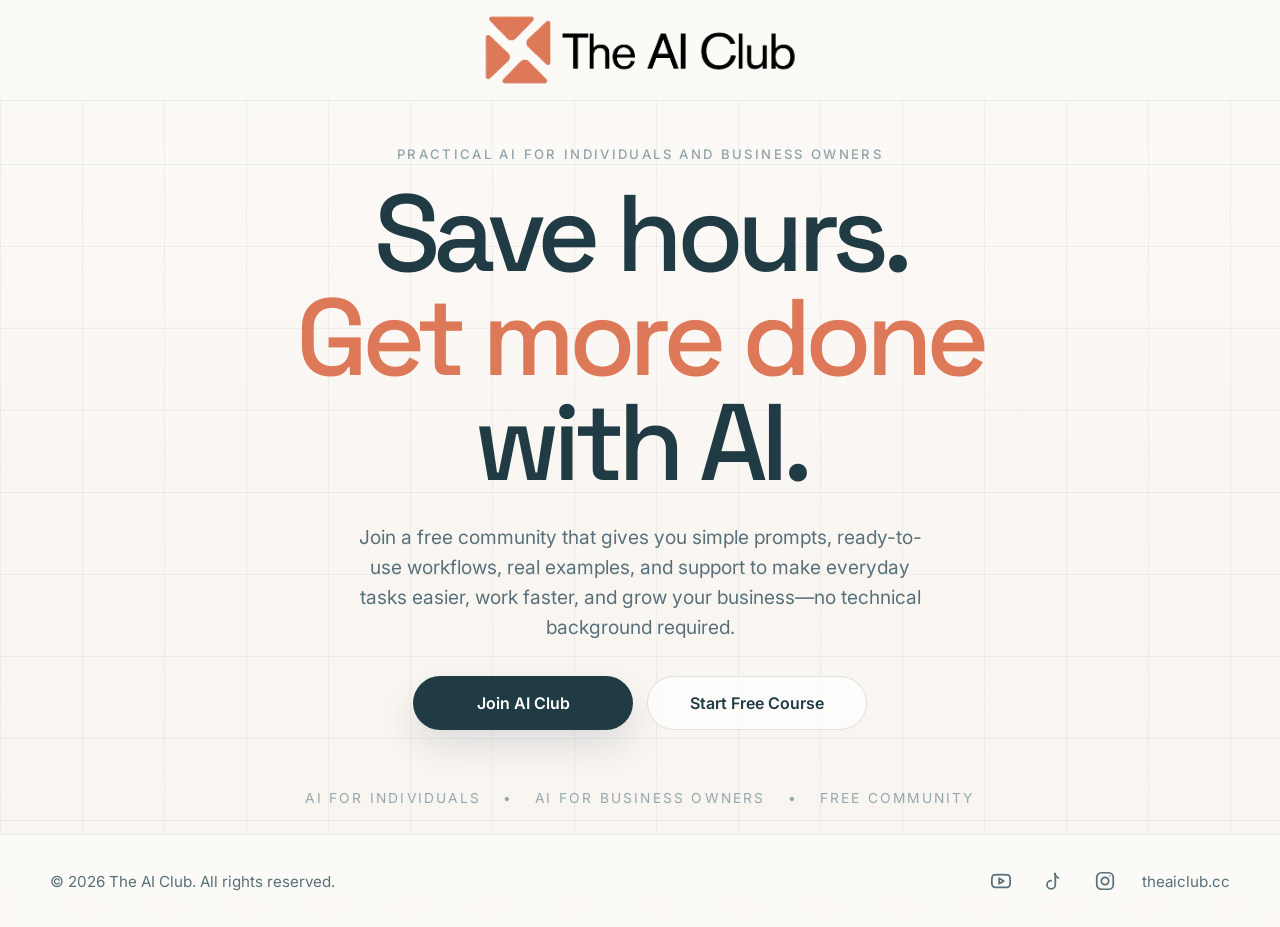
<file: index.html>
<!DOCTYPE html>
<html lang="en">
<head>
  <meta charset="UTF-8" />
  <meta name="viewport" content="width=device-width, initial-scale=1.0" />
  <title>Practical AI for Individuals & Business Owners | AI Club</title>
  <meta name="description" content="AI Club is a free community for individuals and business owners who want to use AI in everyday life and work. Get practical tools, prompts, workflows, and examples." />
  <meta name="robots" content="index,follow" />
  <link rel="canonical" href="https://www.theaiclub.cc/" />
  <link rel="icon" type="image/png" href="/assets/favicon.png" />
  <meta property="og:title" content="Practical AI for Individuals & Business Owners | AI Club" />
  <meta property="og:description" content="A free community for learning practical ways to use AI in everyday life, work, and business." />
  <meta property="og:type" content="website" />
  <meta property="og:url" content="https://www.theaiclub.cc/" />
  <meta property="og:image" content="https://www.theaiclub.cc/assets/aiclub-logo-transparent.png" />
  <meta name="twitter:card" content="summary_large_image" />
  <meta name="twitter:title" content="Practical AI for Individuals & Business Owners | AI Club" />
  <meta name="twitter:description" content="Learn practical ways to use AI in everyday life, work, and business." />
  <meta name="twitter:image" content="https://www.theaiclub.cc/assets/aiclub-logo-transparent.png" />
  <link rel="preconnect" href="https://fonts.googleapis.com">
  <link rel="preconnect" href="https://fonts.gstatic.com" crossorigin>
  <link href="https://fonts.googleapis.com/css2?family=Inter:wght@400;500;600;700;800&family=Space+Grotesk:wght@500;700&display=swap" rel="stylesheet">
  <script type="application/ld+json">
  {
    "@context": "https://schema.org",
    "@graph": [
      {
        "@type": "Organization",
        "name": "AI Club",
        "url": "https://www.theaiclub.cc/",
        "logo": "https://www.theaiclub.cc/assets/aiclub-logo-transparent.png",
        "description": "AI Club is a free community for individuals and business owners learning practical ways to use AI in everyday life, work, and business.",
        "email": "hello@theaiclub.cc",
        "sameAs": []
      },
      {
        "@type": "WebSite",
        "name": "AI Club",
        "url": "https://www.theaiclub.cc/",
        "description": "Learn practical ways to use AI in everyday life, work, and business through a free community."
      }
    ]
  }
  </script>
  <style>
    :root {
      --bg: #f8f4ef;
      --text: #203b43;
      --muted: #57707a;
      --accent: #DD7958;
      --accent-soft: rgba(221,121,88,0.16);
      --line: rgba(32,59,67,0.06);
      --max: 1180px;
    }
    * { box-sizing: border-box; }
    body {
      margin: 0;
      color: var(--text);
      font-family: 'Inter', -apple-system, sans-serif;
      background:
        linear-gradient(var(--line) 1px, transparent 1px),
        linear-gradient(90deg, var(--line) 1px, transparent 1px),
        linear-gradient(180deg, #fcfaf7 0%, #f8f4ef 100%);
      background-size: 82px 82px, 82px 82px, auto;
      -webkit-font-smoothing: antialiased;
    }
    a { color: inherit; text-decoration: none; }
    .container { width: min(var(--max), calc(100% - 40px)); margin: 0 auto; }
    .topbar { border-bottom: 1px solid rgba(32,59,67,0.08); background: rgba(252,250,247,0.92); backdrop-filter: blur(8px); }
    .topbar-inner { min-height: 100px; display: flex; align-items: center; justify-content: center; }
    .brand { display: inline-flex; align-items: center; justify-content: center; }
    .brand-logo { display: block; width: min(320px, 42vw); height: auto; }
    .hero { min-height: calc(100vh - 84px - 92px); display: flex; align-items: center; padding: 42px 0 28px; }
    .hero-inner { max-width: 980px; margin: 0 auto; text-align: center; }
    .eyebrow { display: inline-block; font-size: 0.82rem; font-weight: 500; letter-spacing: 0.18em; text-transform: uppercase; color: #91a3ab; margin-bottom: 20px; }
    h1 { margin: 0 auto; max-width: 11.5ch; font-family: 'Space Grotesk', -apple-system, sans-serif; font-size: clamp(4rem, 8.5vw, 7.2rem); line-height: 0.96; letter-spacing: -0.06em; font-weight: 500; }
    .accent { color: var(--accent); white-space: nowrap; }
    .hero-copy { max-width: 48ch; margin: 28px auto 0; color: var(--muted); font-size: clamp(1.1rem, 1.5vw, 1.25rem); line-height: 1.55; }
    .hero-actions { display: flex; justify-content: center; gap: 14px; flex-wrap: wrap; margin-top: 34px; }
    .btn { display: inline-flex; align-items: center; justify-content: center; min-width: 220px; border-radius: 999px; padding: 16px 28px; font-size: 1rem; font-weight: 600; transition: transform .18s ease, background .18s ease; border: 0; cursor: pointer; }
    .btn-primary { background: var(--text); color: #fff; box-shadow: 0 16px 32px rgba(32,59,67,0.12); }
    .btn-primary:hover { background: #152d34; transform: translateY(-2px); }
    .btn-secondary { background: rgba(255,255,255,0.72); color: var(--text); border: 1px solid rgba(32,59,67,0.14); box-shadow: none; }
    .btn-secondary:hover { border-color: var(--accent); color: var(--accent); transform: translateY(-2px); }
    .hero-meta { display: flex; justify-content: center; gap: 22px; flex-wrap: wrap; margin-top: 60px; color: #96a8af; font-size: 0.86rem; letter-spacing: 0.16em; text-transform: uppercase; }
    .hero-meta span::after { content: '•'; margin-left: 22px; }
    .hero-meta span:last-child::after { content: ''; margin: 0; }
    .footer { border-top: 1px solid rgba(32,59,67,0.08); background: rgba(252,250,247,0.92); backdrop-filter: blur(8px); }
    .footer-row { min-height: 92px; display: grid; grid-template-columns: 1fr auto auto; gap: 18px; align-items: center; }
    .footer-copy, .footer-email { color: var(--muted); font-size: 0.95rem; }
    .footer-socials { display: flex; align-items: center; gap: 14px; }
    .footer-socials a { width: 38px; height: 38px; display: inline-flex; align-items: center; justify-content: center; border-radius: 999px; color: var(--muted); transition: color .18s ease, background .18s ease, transform .18s ease; }
    .footer-socials a:hover { color: var(--accent); background: rgba(221,121,88,0.08); transform: translateY(-1px); }
    .footer-socials svg { width: 22px; height: 22px; display: block; }
    @media (max-width: 720px) {
      body { overflow-x: hidden; background-size: 56px 56px, 56px 56px, auto; }
      .container { width: min(var(--max), calc(100% - 24px)); }
      .hero { min-height: auto; padding: 34px 0 20px; }
      h1 { max-width: 9ch; font-size: clamp(2.75rem, 12.5vw, 4rem); }
      .accent { white-space: normal; }
      .hero-copy { max-width: 28ch; }
      .hero-actions { flex-direction: column; }
      .btn { width: 100%; min-width: 0; }
      .hero-meta { gap: 10px 18px; margin-top: 40px; }
      .hero-meta span::after { display: none; }
      .footer-row { grid-template-columns: 1fr; align-items: flex-start; padding: 20px 0; }
    }
  </style>
</head>
<body>
  <header class="topbar">
    <div class="container topbar-inner">
      <div class="brand" aria-label="AI Club logo">
        <img class="brand-logo" src="/assets/aiclub-logo.png" alt="AI Club logo" />
      </div>
    </div>
  </header>

  <main>
    <section class="hero" id="top">
      <div class="container hero-inner">
        <div class="eyebrow">Practical AI for individuals and business owners</div>
        <h1>Save hours. <span class="accent">Get more done</span> with AI.</h1>
        <p class="hero-copy">Join a free community that gives you simple prompts, ready-to-use workflows, real examples, and support to make everyday tasks easier, work faster, and grow your business—no technical background required.</p>
        <div class="hero-actions" aria-label="Primary call to action">
          <a class="btn btn-primary" href="/signup.html">Join AI Club</a>
          <a class="btn btn-secondary" href="/course.html">Start Free Course</a>
        </div>
        <div class="hero-meta" aria-label="Key site benefits">
          <span>AI for individuals</span>
          <span>AI for business owners</span>
          <span>Free Community</span>
        </div>
      </div>
    </section>
  </main>

  <footer class="footer">
    <div class="container footer-row">
      <div class="footer-copy">© 2026 The AI Club. All rights reserved.</div>
      <div class="footer-socials" aria-label="Social links">
        <a href="#" aria-label="YouTube"><svg viewBox="0 0 24 24" fill="none" stroke="currentColor" stroke-width="1.9" stroke-linecap="round" stroke-linejoin="round"><path d="M22 12s0-3.1-.4-4.6a2.9 2.9 0 0 0-2-2C18.1 5 12 5 12 5s-6.1 0-7.6.4a2.9 2.9 0 0 0-2 2C2 8.9 2 12 2 12s0 3.1.4 4.6a2.9 2.9 0 0 0 2 2C5.9 19 12 19 12 19s6.1 0 7.6-.4a2.9 2.9 0 0 0 2-2C22 15.1 22 12 22 12Z"/><path d="m10 15 5-3-5-3z"/></svg></a>
        <a href="#" aria-label="TikTok"><svg viewBox="0 0 24 24" fill="none" stroke="currentColor" stroke-width="1.9" stroke-linecap="round" stroke-linejoin="round"><path d="M14 4c.3 2.1 1.6 4 4 4.7"/><path d="M10 11.5a4.5 4.5 0 1 0 4.5 4.5V4"/></svg></a>
        <a href="#" aria-label="Instagram"><svg viewBox="0 0 24 24" fill="none" stroke="currentColor" stroke-width="1.9" stroke-linecap="round" stroke-linejoin="round"><rect x="3" y="3" width="18" height="18" rx="5"/><circle cx="12" cy="12" r="4"/><circle cx="17.5" cy="6.5" r=".75" fill="currentColor" stroke="none"/></svg></a>

      </div>
      <a class="footer-email" href="https://www.theaiclub.cc">theaiclub.cc</a>
    </div>
  </footer>
</body>
</html>
</file>
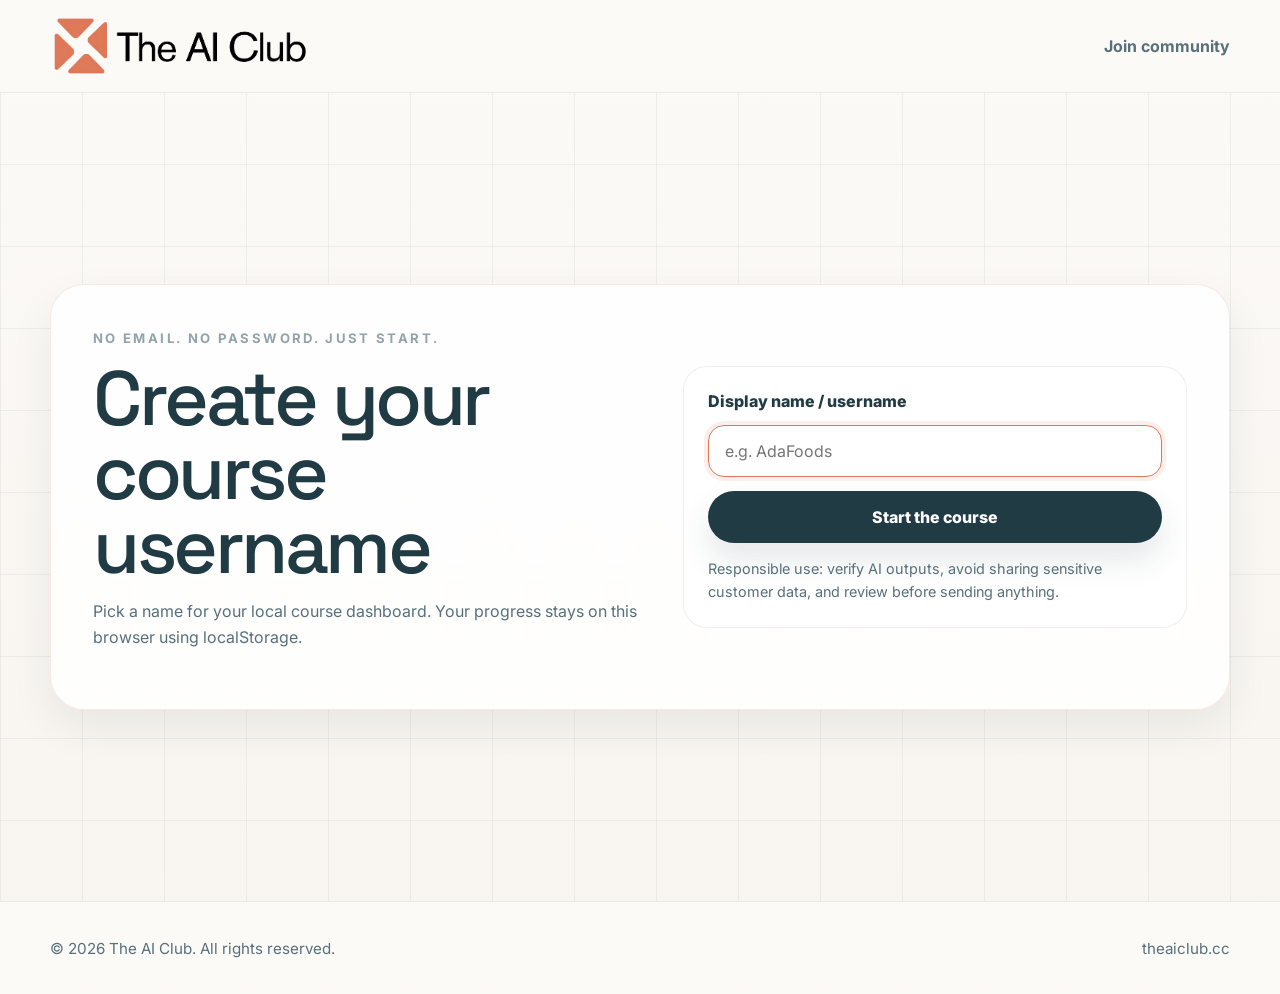
<file: course.html>
<!DOCTYPE html>
<html lang="en">
<head>
  <meta charset="UTF-8" />
  <meta name="viewport" content="width=device-width, initial-scale=1.0" />
  <title>AI Club Starter Course | The AI Club</title>
  <meta name="description" content="A 6-week self-paced starter course for small business owners to use AI to save time, market better, and grow their business." />
  <meta name="robots" content="index,follow" />
  <link rel="canonical" href="https://www.theaiclub.cc/course.html" />
  <link rel="icon" type="image/png" href="/assets/favicon.png" />
  <meta property="og:title" content="AI Club Starter Course" />
  <meta property="og:description" content="Use AI to save time, market better, and grow your business. No email, password, or backend account required." />
  <meta property="og:type" content="website" />
  <meta property="og:url" content="https://www.theaiclub.cc/course.html" />
  <meta property="og:image" content="https://www.theaiclub.cc/assets/aiclub-logo-transparent.png" />
  <link rel="preconnect" href="https://fonts.googleapis.com">
  <link rel="preconnect" href="https://fonts.gstatic.com" crossorigin>
  <link href="https://fonts.googleapis.com/css2?family=Inter:wght@400;500;600;700;800&family=Space+Grotesk:wght@500;700&display=swap" rel="stylesheet">
  <link rel="stylesheet" href="/course.css" />
</head>
<body>
  <header class="topbar">
    <div class="container topbar-inner">
      <a class="brand" href="/" aria-label="AI Club home">
        <img class="brand-logo" src="/assets/aiclub-logo.png" alt="AI Club logo" />
      </a>
      <nav class="topnav" aria-label="Course navigation">
        <a href="/signup.html">Join community</a>
        <button class="link-button" id="changeUserBtn" type="button" hidden>Change username</button>
      </nav>
    </div>
  </header>

  <main>
    <section class="setup-screen" id="setupScreen" hidden>
      <div class="container setup-card">
        <div>
          <div class="eyebrow">No email. No password. Just start.</div>
          <h1>Create your course username</h1>
          <p>Pick a name for your local course dashboard. Your progress stays on this browser using localStorage.</p>
        </div>
        <form class="username-form" id="usernameForm">
          <label for="usernameInput">Display name / username</label>
          <input id="usernameInput" name="username" type="text" minlength="2" maxlength="32" placeholder="e.g. AdaFoods" autocomplete="nickname" required />
          <button class="btn btn-primary" type="submit">Start the course</button>
          <p class="microcopy">Responsible use: verify AI outputs, avoid sharing sensitive customer data, and review before sending anything.</p>
        </form>
      </div>
    </section>

    <section class="course-shell" id="courseApp" hidden>
      <div class="container">
        <section class="course-hero">
          <div class="hero-copy-block">
            <div class="eyebrow">6 weeks self-paced · 60–90 mins/week</div>
            <h1>AI Club Starter Course: <span>Use AI to Save Time, Market Better, and Grow Your Business</span></h1>
            <p>For small business owners, future owners, and operators. Final outcome: build one working AI workflow for your business.</p>
            <div class="hero-actions">
              <button class="btn btn-primary" id="continueBtn" type="button">Continue course</button>
              <button class="btn btn-secondary" id="resetProgressBtn" type="button">Reset progress</button>
            </div>
          </div>
          <aside class="progress-card" aria-live="polite">
            <p class="welcome" id="welcomeText">Welcome back</p>
            <div class="progress-number"><span id="progressPercent">0</span>%</div>
            <div class="progress-track" aria-label="Course progress"><div id="progressBar"></div></div>
            <p id="progressSummary">0 of 6 modules complete</p>
          </aside>
        </section>

        <section class="reminder-strip" aria-label="Responsible AI reminders">
          <strong>Responsible AI reminders:</strong>
          <span>Verify AI outputs.</span>
          <span>Do not paste sensitive customer or payment data.</span>
          <span>Human review before sending.</span>
        </section>

        <section class="completion-card" id="completionCard" hidden>
          <div class="certificate-mark">✓</div>
          <div>
            <p class="eyebrow">Certificate-style completion</p>
            <h2>Congratulations, <span id="certificateName"></span>.</h2>
            <p>You completed the AI Club Starter Course and built the foundation for your AI Business System.</p>
          </div>
        </section>

        <div class="content-grid">
          <aside class="module-list" aria-label="Course modules">
            <div class="module-list-header">
              <h2>Modules</h2>
              <p>Mark each module complete after finishing the lessons and assignment.</p>
            </div>
            <div id="moduleNav"></div>
          </aside>

          <section class="lesson-player" id="lessonPlayer" aria-live="polite">
            <div class="player-empty">Loading course...</div>
          </section>
        </div>
      </div>
    </section>
  </main>

  <footer class="footer">
    <div class="container footer-row">
      <div class="footer-copy">© 2026 The AI Club. All rights reserved.</div>
      <a class="footer-email" href="/">theaiclub.cc</a>
    </div>
  </footer>

  <script src="/course.js"></script>
</body>
</html>
</file>
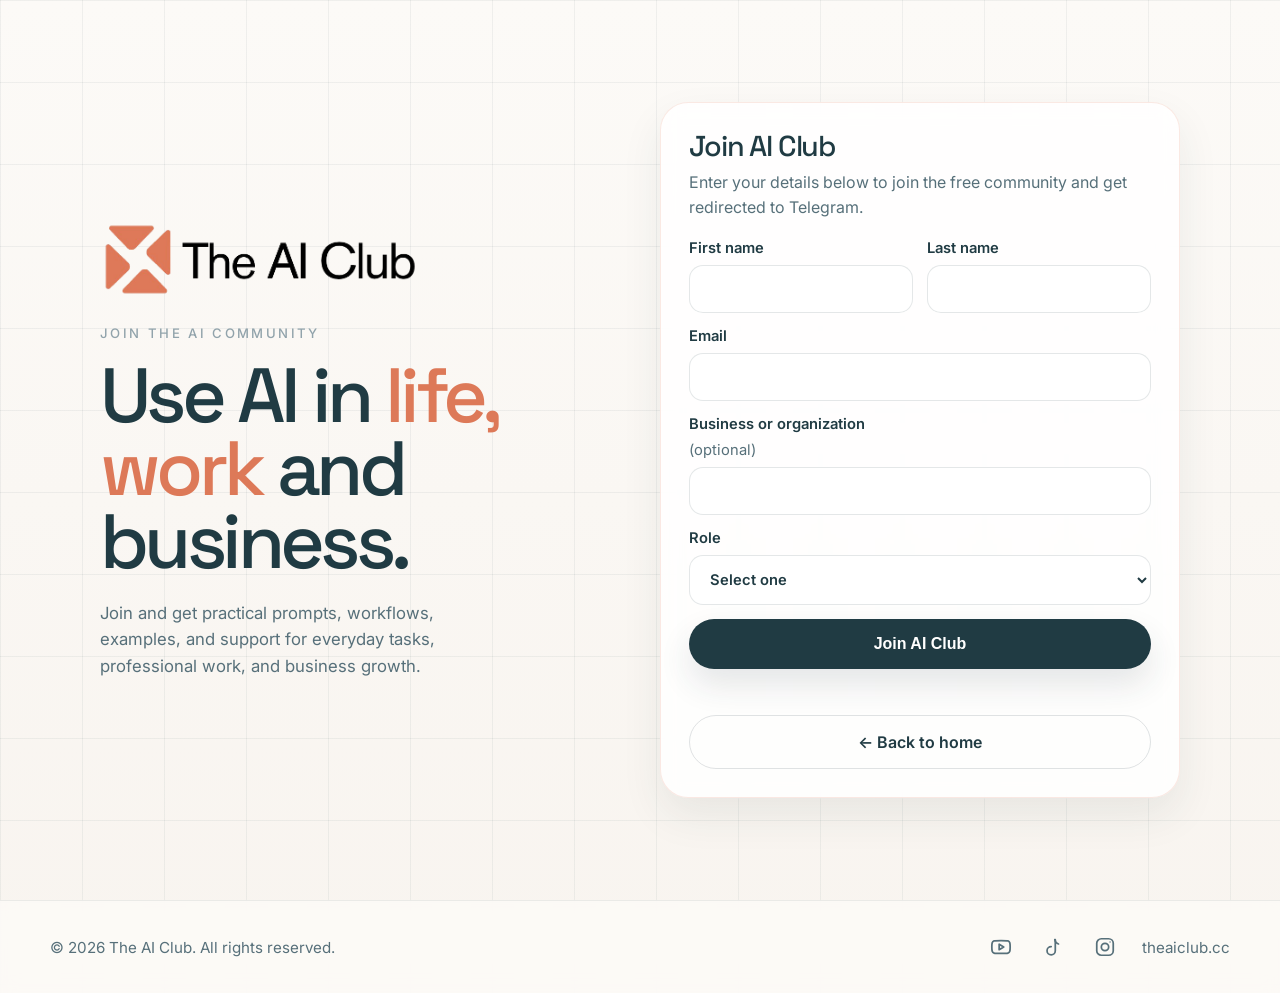
<file: signup.html>
<!DOCTYPE html>
<html lang="en">
<head>
  <meta charset="UTF-8" />
  <meta name="viewport" content="width=device-width, initial-scale=1.0" />
  <title>Join AI Club | AI for Individuals & Business Owners</title>
  <meta name="description" content="Join AI Club, a free community for individuals and business owners learning practical ways to use AI in everyday life, work, and business." />
  <meta name="robots" content="index,follow" />
  <link rel="canonical" href="https://www.theaiclub.cc/signup.html" />
  <link rel="icon" type="image/png" href="/assets/favicon.png" />
  <meta property="og:title" content="Join AI Club | AI for Individuals & Business Owners" />
  <meta property="og:description" content="Join the free AI Club community and learn practical ways to use AI in everyday life, work, and business." />
  <meta property="og:type" content="website" />
  <meta property="og:url" content="https://www.theaiclub.cc/signup.html" />
  <meta property="og:image" content="https://www.theaiclub.cc/assets/aiclub-logo-transparent.png" />
  <meta name="twitter:card" content="summary_large_image" />
  <meta name="twitter:title" content="Join AI Club" />
  <meta name="twitter:description" content="Join a free AI community for individuals and business owners." />
  <meta name="twitter:image" content="https://www.theaiclub.cc/assets/aiclub-logo-transparent.png" />
  <link rel="preconnect" href="https://fonts.googleapis.com">
  <link rel="preconnect" href="https://fonts.gstatic.com" crossorigin>
  <link href="https://fonts.googleapis.com/css2?family=Inter:wght@400;500;600;700;800&family=Space+Grotesk:wght@500;700&display=swap" rel="stylesheet">
  <script type="application/ld+json">
  {
    "@context": "https://schema.org",
    "@type": "Organization",
    "name": "AI Club",
    "url": "https://www.theaiclub.cc/",
    "logo": "https://www.theaiclub.cc/assets/aiclub-logo-transparent.png",
    "description": "AI Club is a free community for individuals and business owners learning practical ways to use AI in everyday life, work, and business.",
    "email": "hello@theaiclub.cc",
    "sameAs": []
  }
  </script>
  <style>
    :root {
      --bg: #f8f4ef;
      --surface: rgba(255,255,255,0.86);
      --border: rgba(221,121,88,0.16);
      --text: #203b43;
      --muted: #57707a;
      --accent: #DD7958;
      --accent-soft: rgba(221,121,88,0.16);
      --line: rgba(32,59,67,0.06);
      --max: 1180px;
    }
    * { box-sizing: border-box; }
    body {
      margin: 0;
      color: var(--text);
      font-family: 'Inter', -apple-system, sans-serif;
      background:
        linear-gradient(var(--line) 1px, transparent 1px),
        linear-gradient(90deg, var(--line) 1px, transparent 1px),
        linear-gradient(180deg, #fcfaf7 0%, #f8f4ef 100%);
      background-size: 82px 82px, 82px 82px, auto;
      -webkit-font-smoothing: antialiased;
    }
    a { color: inherit; text-decoration: none; }
    .container { width: min(var(--max), calc(100% - 40px)); margin: 0 auto; }
    .page {
      min-height: 100vh;
      display: grid;
      place-items: center;
      padding: 32px 0;
    }
    .shell {
      width: min(1080px, 100%);
      display: grid;
      grid-template-columns: 1fr 520px;
      gap: 24px;
      align-items: stretch;
    }
    .intro {
      padding: 28px 18px 28px 0;
      display: flex;
      flex-direction: column;
      justify-content: center;
    }
    .brand {
      display: inline-flex;
      align-items: center;
      margin-bottom: 26px;
    }
    .brand-logo {
      display: block;
      width: min(320px, 48vw);
      height: auto;
    }
    .eyebrow {
      display: inline-block;
      margin-bottom: 18px;
      color: #91a3ab;
      font-size: 0.82rem;
      font-weight: 500;
      letter-spacing: 0.18em;
      text-transform: uppercase;
    }
    h1 {
      margin: 0;
      max-width: 8ch;
      font-family: 'Space Grotesk', -apple-system, sans-serif;
      font-size: clamp(3rem, 6vw, 5.5rem);
      line-height: 0.95;
      letter-spacing: -0.06em;
      font-weight: 500;
    }
    .accent { color: var(--accent); }
    .intro p {
      max-width: 32ch;
      margin: 22px 0 0;
      color: var(--muted);
      font-size: 1.05rem;
      line-height: 1.6;
    }
    .card {
      background: var(--surface);
      border: 1px solid var(--border);
      border-radius: 28px;
      padding: 28px;
      box-shadow: 0 18px 42px rgba(32,59,67,0.08);
      backdrop-filter: blur(10px);
    }
    .card h2 {
      margin: 0 0 8px;
      font-family: 'Space Grotesk', -apple-system, sans-serif;
      font-size: 1.8rem;
      line-height: 1.08;
      letter-spacing: -0.04em;
      font-weight: 500;
    }
    .card p {
      margin: 0 0 20px;
      color: var(--muted);
      line-height: 1.55;
    }
    .form-grid { display: grid; gap: 14px; }
    .form-row { display: grid; grid-template-columns: 1fr 1fr; gap: 14px; }
    label {
      display: grid;
      gap: 8px;
      font-size: 0.92rem;
      font-weight: 600;
      color: var(--text);
    }
    input, select {
      width: 100%;
      border: 1px solid rgba(32,59,67,0.12);
      border-radius: 14px;
      padding: 14px 16px;
      font: inherit;
      color: var(--text);
      background: #fff;
      outline: none;
    }
    input:focus, select:focus {
      border-color: var(--accent);
      box-shadow: 0 0 0 4px rgba(221,121,88,0.12);
    }
    .btn {
      display: inline-flex;
      align-items: center;
      justify-content: center;
      width: 100%;
      border: 0;
      border-radius: 999px;
      padding: 16px 28px;
      background: var(--text);
      color: #fff;
      font-size: 1rem;
      font-weight: 600;
      box-shadow: 0 16px 32px rgba(32,59,67,0.12);
      cursor: pointer;
      transition: transform .18s ease, background .18s ease;
    }
    .btn:hover { background: #152d34; transform: translateY(-2px); }
    .btn-secondary {
      background: transparent;
      color: var(--text);
      border: 1px solid rgba(32,59,67,0.14);
      box-shadow: none;
    }
    .btn-secondary:hover {
      background: rgba(255,255,255,0.72);
    }
    .status { min-height: 20px; margin-top: 12px; color: var(--muted); font-size: 0.92rem; }
    .secondary-action { margin-top: 14px; }
    .footer {
      border-top: 1px solid rgba(32,59,67,0.08);
      background: rgba(252,250,247,0.92);
      backdrop-filter: blur(8px);
    }
    .footer-row {
      min-height: 92px;
      display: grid;
      grid-template-columns: 1fr auto auto;
      gap: 18px;
      align-items: center;
    }
    .footer-copy,
    .footer-email {
      color: var(--muted);
      font-size: 0.95rem;
    }
    .footer-socials {
      display: flex;
      align-items: center;
      gap: 14px;
    }
    .footer-socials a {
      width: 38px;
      height: 38px;
      display: inline-flex;
      align-items: center;
      justify-content: center;
      border-radius: 999px;
      color: var(--muted);
      transition: color .18s ease, background .18s ease, transform .18s ease;
    }
    .footer-socials a:hover {
      color: var(--accent);
      background: rgba(221,121,88,0.08);
      transform: translateY(-1px);
    }
    .footer-socials svg { width: 22px; height: 22px; display: block; }
    @media (max-width: 900px) {
      body { background-size: 56px 56px, 56px 56px, auto; }
      .shell { grid-template-columns: 1fr; }
      .intro { padding: 0; }
    }
    @media (max-width: 640px) {
      .container { width: min(var(--max), calc(100% - 24px)); }
      .form-row { grid-template-columns: 1fr; }
      h1 { max-width: 10ch; font-size: clamp(2.6rem, 12vw, 4.4rem); }
      .footer-row { grid-template-columns: 1fr; align-items: flex-start; padding: 20px 0; }
    }
  </style>
</head>
<body>
  <main class="page">
    <div class="container shell">
      <section class="intro">
        <div class="brand" aria-label="AI Club logo">
          <img class="brand-logo" src="/assets/aiclub-logo.png" alt="AI Club logo" />
        </div>
        <div class="eyebrow">Join the AI community</div>
        <h1>Use AI in <span class="accent">life, work</span> and business.</h1>
        <p>Join and get practical prompts, workflows, examples, and support for everyday tasks, professional work, and business growth.</p>
      </section>

      <section class="card">
        <h2>Join AI Club</h2>
        <p>Enter your details below to join the free community and get redirected to Telegram.</p>
        <form id="joinForm" aria-label="AI Club membership signup form">
          <div class="form-grid">
            <div class="form-row">
              <label>
                First name
                <input type="text" name="first_name" required />
              </label>
              <label>
                Last name
                <input type="text" name="last_name" required />
              </label>
            </div>
            <label>
              Email
              <input type="email" name="email" autocomplete="email" required />
            </label>
            <label>
              Business or organization <span style="font-weight:400;color:var(--muted)">(optional)</span>
              <input type="text" name="business_name" />
            </label>
            <label>
              Role
              <select name="role" required>
                <option value="">Select one</option>
                <option>Individual</option>
                <option>Business Owner/Founder</option>
                <option>Professional/Team Member</option>
                <option>Future Business Owner</option>
              </select>
            </label>
            <button class="btn" type="submit">Join AI Club</button>
          </div>
          <div class="status" id="formStatus"></div>
        </form>
        <div class="secondary-action">
          <a class="btn btn-secondary" href="/">← Back to home</a>
        </div>
      </section>
    </div>
  </main>

  <footer class="footer">
    <div class="container footer-row">
      <div class="footer-copy">© 2026 The AI Club. All rights reserved.</div>
      <div class="footer-socials" aria-label="Social links">
        <a href="#" aria-label="YouTube"><svg viewBox="0 0 24 24" fill="none" stroke="currentColor" stroke-width="1.9" stroke-linecap="round" stroke-linejoin="round"><path d="M22 12s0-3.1-.4-4.6a2.9 2.9 0 0 0-2-2C18.1 5 12 5 12 5s-6.1 0-7.6.4a2.9 2.9 0 0 0-2 2C2 8.9 2 12 2 12s0 3.1.4 4.6a2.9 2.9 0 0 0 2 2C5.9 19 12 19 12 19s6.1 0 7.6-.4a2.9 2.9 0 0 0 2-2C22 15.1 22 12 22 12Z"/><path d="m10 15 5-3-5-3z"/></svg></a>
        <a href="#" aria-label="TikTok"><svg viewBox="0 0 24 24" fill="none" stroke="currentColor" stroke-width="1.9" stroke-linecap="round" stroke-linejoin="round"><path d="M14 4c.3 2.1 1.6 4 4 4.7"/><path d="M10 11.5a4.5 4.5 0 1 0 4.5 4.5V4"/></svg></a>
        <a href="#" aria-label="Instagram"><svg viewBox="0 0 24 24" fill="none" stroke="currentColor" stroke-width="1.9" stroke-linecap="round" stroke-linejoin="round"><rect x="3" y="3" width="18" height="18" rx="5"/><circle cx="12" cy="12" r="4"/><circle cx="17.5" cy="6.5" r=".75" fill="currentColor" stroke="none"/></svg></a>
      </div>
      <a class="footer-email" href="https://www.theaiclub.cc">theaiclub.cc</a>
    </div>
  </footer>

  <script>
    const form = document.getElementById('joinForm');
    const statusEl = document.getElementById('formStatus');
    form.addEventListener('submit', async (event) => {
      event.preventDefault();
      statusEl.textContent = 'Submitting...';
      const payload = Object.fromEntries(new FormData(form).entries());
      try {
        const response = await fetch('/api/join', {
          method: 'POST',
          headers: { 'Content-Type': 'application/json' },
          body: JSON.stringify(payload)
        });
        if (!response.ok) throw new Error('Request failed');
        const data = await response.json();
        window.location.href = data.redirect_url;
      } catch (error) {
        statusEl.textContent = 'Something went wrong. Please try again.';
      }
    });
  </script>
</body>
</html>
</file>
<file: course.css>
:root {
  --bg: #f8f4ef;
  --surface: rgba(255,255,255,0.86);
  --surface-strong: #fffaf5;
  --border: rgba(221,121,88,0.16);
  --text: #203b43;
  --muted: #57707a;
  --accent: #DD7958;
  --accent-dark: #bd5f42;
  --accent-soft: rgba(221,121,88,0.16);
  --line: rgba(32,59,67,0.06);
  --ok: #2f8f63;
  --max: 1180px;
}
* { box-sizing: border-box; }
[hidden] { display: none !important; }
body {
  margin: 0;
  color: var(--text);
  font-family: 'Inter', -apple-system, BlinkMacSystemFont, sans-serif;
  background:
    linear-gradient(var(--line) 1px, transparent 1px),
    linear-gradient(90deg, var(--line) 1px, transparent 1px),
    linear-gradient(180deg, #fcfaf7 0%, #f8f4ef 100%);
  background-size: 82px 82px, 82px 82px, auto;
  -webkit-font-smoothing: antialiased;
}
a { color: inherit; text-decoration: none; }
button, input { font: inherit; }
.container { width: min(var(--max), calc(100% - 40px)); margin: 0 auto; }
.topbar { position: sticky; top: 0; z-index: 10; border-bottom: 1px solid rgba(32,59,67,0.08); background: rgba(252,250,247,0.92); backdrop-filter: blur(8px); }
.topbar-inner { min-height: 92px; display: flex; align-items: center; justify-content: space-between; gap: 20px; }
.brand { display: inline-flex; align-items: center; }
.brand-logo { display: block; width: min(260px, 42vw); height: auto; }
.topnav { display: flex; align-items: center; gap: 16px; color: var(--muted); font-weight: 700; }
.topnav a, .link-button { border: 0; background: transparent; color: var(--muted); cursor: pointer; font-weight: 700; padding: 8px 0; }
.topnav a:hover, .link-button:hover { color: var(--accent); }
.setup-screen { min-height: calc(100vh - 92px); display: grid; place-items: center; padding: 42px 0; }
.setup-card { display: grid; grid-template-columns: 1.05fr 0.95fr; gap: 32px; align-items: center; padding: 42px; border: 1px solid var(--border); border-radius: 34px; background: var(--surface); box-shadow: 0 18px 42px rgba(32,59,67,0.08); backdrop-filter: blur(10px); }
.eyebrow { display: inline-block; margin-bottom: 16px; color: #91a3ab; font-size: 0.82rem; font-weight: 700; letter-spacing: 0.18em; text-transform: uppercase; }
h1, h2, h3 { font-family: 'Space Grotesk', -apple-system, BlinkMacSystemFont, sans-serif; letter-spacing: -0.045em; font-weight: 500; }
h1 { margin: 0; font-size: clamp(2.6rem, 6vw, 5.3rem); line-height: 0.96; }
.setup-card p, .course-hero p, .module-list-header p, .lesson-card p, .completion-card p { color: var(--muted); line-height: 1.6; }
.username-form { display: grid; gap: 14px; padding: 24px; border-radius: 24px; background: #fff; border: 1px solid rgba(32,59,67,0.08); }
.username-form label { font-weight: 800; }
input { width: 100%; border: 1px solid rgba(32,59,67,0.12); border-radius: 16px; padding: 15px 16px; color: var(--text); background: #fff; outline: none; }
input:focus { border-color: var(--accent); box-shadow: 0 0 0 4px rgba(221,121,88,0.12); }
.btn { display: inline-flex; align-items: center; justify-content: center; min-height: 52px; border-radius: 999px; padding: 14px 24px; font-size: 1rem; font-weight: 800; transition: transform .18s ease, background .18s ease, border-color .18s ease; cursor: pointer; }
.btn:hover { transform: translateY(-2px); }
.btn-primary { border: 0; background: var(--text); color: #fff; box-shadow: 0 16px 32px rgba(32,59,67,0.12); }
.btn-primary:hover { background: #152d34; }
.btn-secondary { background: rgba(255,255,255,0.72); color: var(--text); border: 1px solid rgba(32,59,67,0.14); }
.btn-secondary:hover { border-color: var(--accent); }
.microcopy { margin: 0; font-size: 0.9rem; }
.course-shell { padding: 42px 0 70px; }
.course-hero { display: grid; grid-template-columns: minmax(0, 1fr) 310px; gap: 24px; align-items: stretch; }
.hero-copy-block, .progress-card, .module-list, .lesson-player, .completion-card, .reminder-strip { border: 1px solid var(--border); border-radius: 28px; background: var(--surface); box-shadow: 0 18px 42px rgba(32,59,67,0.08); backdrop-filter: blur(10px); }
.hero-copy-block { padding: 34px; }
.hero-copy-block h1 { max-width: 12ch; }
.hero-copy-block h1 span { color: var(--accent); }
.hero-actions { display: flex; gap: 12px; flex-wrap: wrap; margin-top: 26px; }
.progress-card { padding: 28px; display: flex; flex-direction: column; justify-content: center; }
.welcome { margin: 0; color: var(--muted); font-weight: 800; }
.progress-number { margin-top: 8px; font-family: 'Space Grotesk', sans-serif; font-size: 4rem; line-height: 1; color: var(--accent); letter-spacing: -0.06em; }
.progress-track { height: 12px; margin: 18px 0 12px; border-radius: 999px; background: rgba(32,59,67,0.09); overflow: hidden; }
.progress-track div { width: 0%; height: 100%; border-radius: inherit; background: linear-gradient(90deg, var(--accent), #f3a36c); transition: width .22s ease; }
.reminder-strip { margin: 22px 0; padding: 16px 20px; display: flex; flex-wrap: wrap; gap: 10px 16px; color: var(--muted); }
.reminder-strip strong { color: var(--text); }
.completion-card { margin-bottom: 22px; padding: 24px; display: grid; grid-template-columns: auto 1fr; gap: 18px; align-items: center; background: linear-gradient(135deg, rgba(221,121,88,0.2), rgba(255,255,255,0.9)); }
.certificate-mark { width: 68px; height: 68px; display: grid; place-items: center; border-radius: 50%; background: var(--ok); color: #fff; font-size: 2rem; font-weight: 800; }
.completion-card h2 { margin: 0; font-size: clamp(2rem, 4vw, 3.2rem); }
.completion-card p { margin: 4px 0; }
.content-grid { display: grid; grid-template-columns: 360px minmax(0, 1fr); gap: 24px; align-items: start; }
.module-list { padding: 22px; position: sticky; top: 114px; }
.module-list-header h2 { margin: 0 0 6px; font-size: 2rem; }
.module-list-header p { margin: 0 0 18px; }
.module-button { width: 100%; border: 1px solid rgba(32,59,67,0.09); background: rgba(255,255,255,0.72); color: var(--text); text-align: left; border-radius: 18px; padding: 15px; margin-bottom: 10px; cursor: pointer; transition: border-color .18s ease, transform .18s ease, background .18s ease; }
.module-button:hover, .module-button.active { border-color: var(--accent); background: #fff; transform: translateY(-1px); }
.module-button.complete { border-color: rgba(47,143,99,0.35); }
.module-kicker { display: flex; justify-content: space-between; align-items: center; gap: 10px; color: var(--muted); font-size: 0.78rem; font-weight: 800; letter-spacing: .12em; text-transform: uppercase; }
.module-title { display: block; margin-top: 7px; font-weight: 800; line-height: 1.25; }
.module-meta { display: block; margin-top: 8px; color: var(--muted); font-size: 0.84rem; line-height: 1.45; }
.check-pill { color: var(--ok); font-weight: 900; }
.lesson-player { min-height: 520px; padding: 30px; }
.lesson-card h2 { margin: 0; font-size: clamp(2rem, 4vw, 3.7rem); line-height: 1; }
.lesson-goal, .outcome-card { margin: 14px 0 18px; padding: 16px; border-radius: 18px; background: var(--accent-soft); color: var(--text); line-height: 1.6; }
.outcome-card { background: rgba(47,143,99,0.11); border: 1px solid rgba(47,143,99,0.18); }
.lesson-section { margin-top: 28px; }
.lesson-section h3 { margin: 0 0 12px; font-size: 1.25rem; }
.lesson-section h4 { margin: 0 0 8px; font-size: 1rem; }
.lesson-section p { margin: 0; color: var(--muted); line-height: 1.75; }
.lesson-section ul, .lesson-section ol { margin: 0; padding-left: 20px; color: var(--muted); line-height: 1.7; }
.lesson-stack, .prompt-grid { display: grid; gap: 14px; }
.mini-lesson, .prompt-card { padding: 18px; border-radius: 20px; background: rgba(255,255,255,0.78); border: 1px solid rgba(32,59,67,0.08); }
.prompt-card pre { margin: 12px 0 0; white-space: pre-wrap; overflow-wrap: anywhere; color: #24444d; background: #fffaf5; border: 1px solid rgba(221,121,88,0.16); border-radius: 16px; padding: 14px; font-size: 0.92rem; line-height: 1.58; }
.assignment-box, .share-box { margin-top: 26px; padding: 20px; border-radius: 22px; background: var(--surface-strong); border: 1px solid rgba(221,121,88,0.18); }
.share-box { background: rgba(47,143,99,0.08); border-color: rgba(47,143,99,0.18); }
.assignment-box h3, .share-box h3 { margin: 0 0 8px; }
.assignment-box p, .share-box p { margin: 0; }
.player-actions { display: flex; gap: 12px; flex-wrap: wrap; margin-top: 26px; }
.player-empty { color: var(--muted); }
.footer { border-top: 1px solid rgba(32,59,67,0.08); background: rgba(252,250,247,0.92); backdrop-filter: blur(8px); }
.footer-row { min-height: 92px; display: flex; justify-content: space-between; gap: 18px; align-items: center; }
.footer-copy, .footer-email { color: var(--muted); font-size: 0.95rem; }
@media (max-width: 920px) {
  body { background-size: 56px 56px, 56px 56px, auto; }
  .setup-card, .course-hero, .content-grid { grid-template-columns: 1fr; }
  .module-list { position: static; }
  .hero-copy-block h1 { max-width: 13ch; }
}
@media (max-width: 640px) {
  .container { width: min(var(--max), calc(100% - 24px)); }
  .topbar-inner { min-height: 82px; align-items: flex-start; flex-direction: column; justify-content: center; padding: 14px 0; }
  .brand-logo { width: 220px; }
  .topnav { width: 100%; justify-content: space-between; font-size: 0.9rem; }
  .setup-card, .hero-copy-block, .progress-card, .lesson-player, .completion-card { padding: 22px; border-radius: 24px; }
  h1 { font-size: clamp(2.6rem, 13vw, 4rem); }
  .hero-actions, .player-actions { flex-direction: column; }
  .btn { width: 100%; }
  .progress-number { font-size: 3.3rem; }
  .completion-card { grid-template-columns: 1fr; }
  .reminder-strip { display: grid; }
  .footer-row { min-height: auto; flex-direction: column; align-items: flex-start; padding: 20px 0; }
}
</file>
